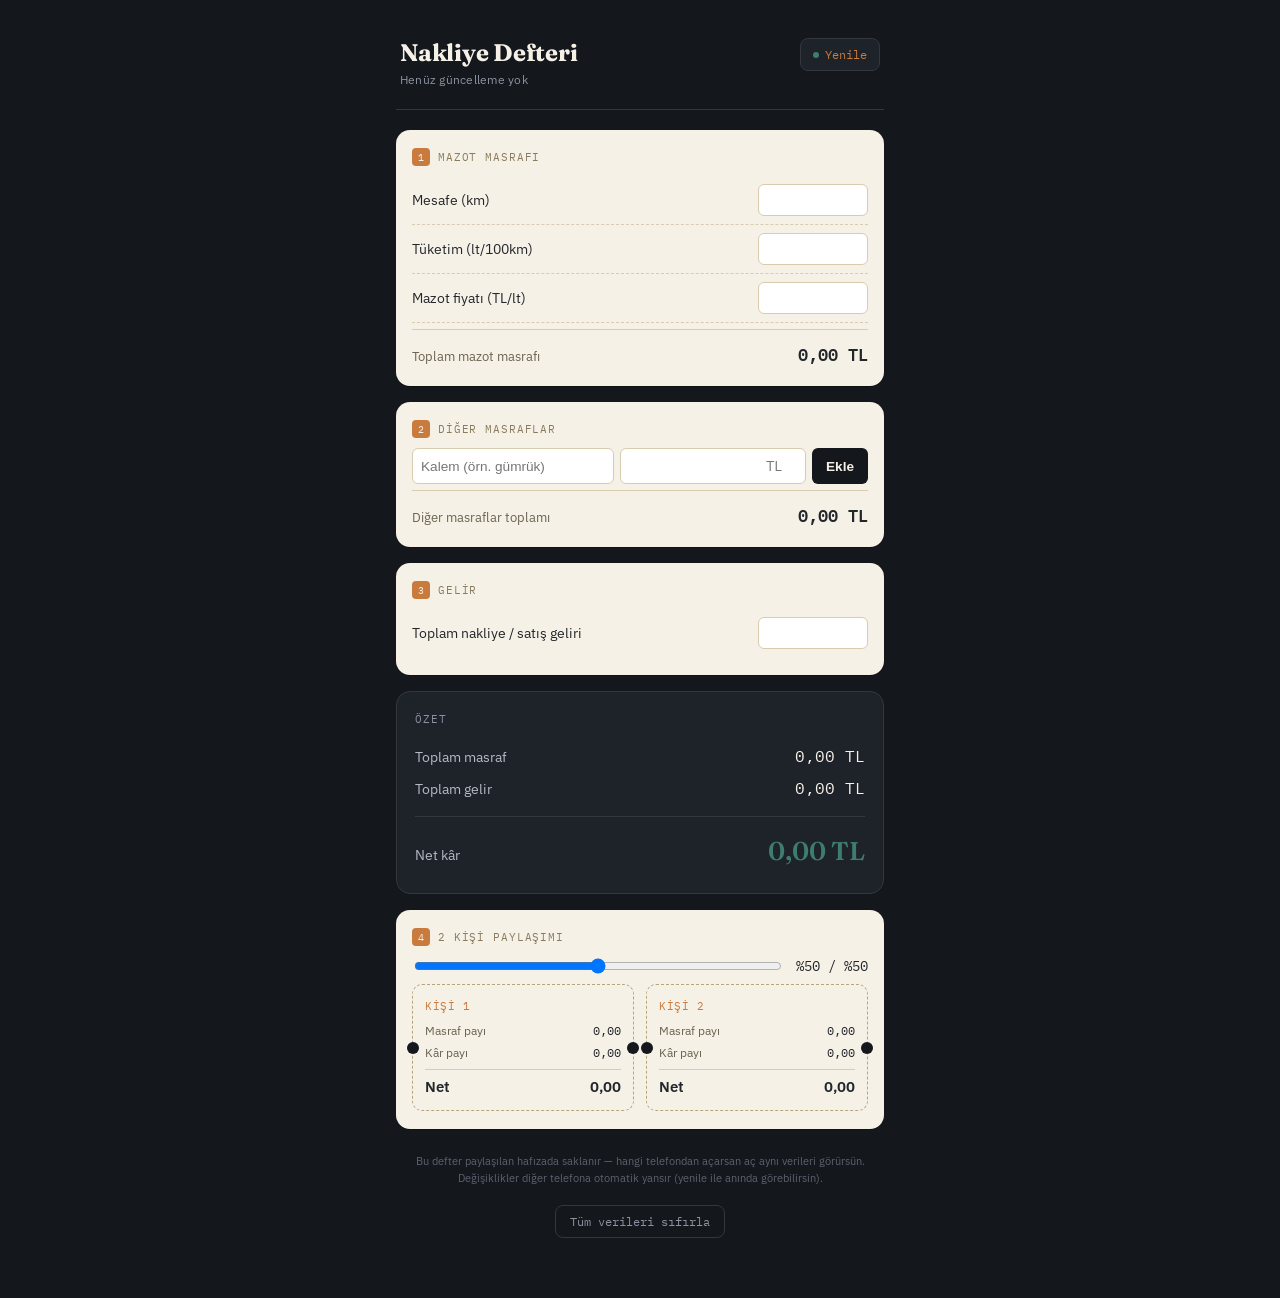
<file: index.html>
<!DOCTYPE html>
<html lang="tr">
<head>
<meta charset="UTF-8">
<meta name="viewport" content="width=device-width, initial-scale=1.0, maximum-scale=1.0">
<title>Nakliye Ortak Hesap Defteri</title>
<link rel="preconnect" href="https://fonts.googleapis.com">
<link href="https://fonts.googleapis.com/css2?family=Fraunces:opsz,wght@9..144,400;9..144,600;9..144,700&family=IBM+Plex+Mono:wght@400;500;600&family=IBM+Plex+Sans:wght@400;500;600&display=swap" rel="stylesheet">
<style>
  :root{
    --ink:#23262B;
    --paper:#F6F1E7;
    --paper-dim:#EDE5D3;
    --asphalt:#14171C;
    --asphalt-soft:#1E2229;
    --amber:#C97A3D;
    --teal:#3E7C6F;
    --rust:#A8452F;
    --line:#D8CBB0;
    --line-dark:#33373E;
  }
  *{box-sizing:border-box;}
  body{
    margin:0;
    background:var(--asphalt);
    color:var(--paper);
    font-family:'IBM Plex Sans',sans-serif;
    -webkit-font-smoothing:antialiased;
  }
  .wrap{
    max-width:520px;
    margin:0 auto;
    padding:20px 16px 60px;
  }
  .hdr{
    display:flex;
    align-items:flex-start;
    justify-content:space-between;
    padding:18px 4px 22px;
    border-bottom:1px solid var(--line-dark);
    margin-bottom:20px;
  }
  .hdr h1{
    font-family:'Fraunces',serif;
    font-weight:700;
    font-size:1.5rem;
    letter-spacing:-0.01em;
    margin:0 0 4px;
    color:var(--paper);
  }
  .hdr .sub{
    font-size:0.78rem;
    color:#8B93A0;
    letter-spacing:0.02em;
  }
  .sync-btn{
    background:var(--asphalt-soft);
    border:1px solid var(--line-dark);
    color:var(--amber);
    border-radius:8px;
    padding:8px 12px;
    font-family:'IBM Plex Mono',monospace;
    font-size:0.72rem;
    cursor:pointer;
    display:flex;
    align-items:center;
    gap:6px;
    white-space:nowrap;
  }
  .sync-btn:active{ transform:scale(0.97); }
  .sync-dot{
    width:6px;height:6px;border-radius:50%;
    background:var(--teal);
  }
  .card{
    background:var(--paper);
    color:var(--ink);
    border-radius:14px;
    padding:18px 16px;
    margin-bottom:16px;
    box-shadow:0 1px 0 rgba(0,0,0,0.2);
  }
  .card-label{
    font-family:'IBM Plex Mono',monospace;
    font-size:0.68rem;
    letter-spacing:0.08em;
    text-transform:uppercase;
    color:#8A7B5E;
    margin-bottom:10px;
    display:flex;
    align-items:center;
    gap:8px;
  }
  .card-label .num{
    background:var(--amber);
    color:var(--paper);
    width:18px;height:18px;
    border-radius:4px;
    display:inline-flex;
    align-items:center;
    justify-content:center;
    font-size:0.65rem;
  }
  .field-row{
    display:flex;
    justify-content:space-between;
    align-items:center;
    padding:8px 0;
    border-bottom:1px dashed var(--line);
    gap:10px;
  }
  .field-row:last-child{border-bottom:none;}
  .field-row label{
    font-size:0.86rem;
    color:var(--ink);
  }
  .field-row input[type=number], .field-row input[type=text]{
    width:110px;
    text-align:right;
    border:1px solid var(--line);
    background:#fff;
    border-radius:6px;
    padding:6px 8px;
    font-family:'IBM Plex Mono',monospace;
    font-size:0.88rem;
    color:var(--ink);
  }
  .field-row input:focus{ outline:2px solid var(--amber); outline-offset:1px; }
  .computed{
    display:flex;
    justify-content:space-between;
    align-items:baseline;
    padding-top:10px;
    margin-top:6px;
    border-top:1px solid var(--line);
  }
  .computed .k{ font-size:0.82rem; color:#6B6250; }
  .computed .v{ font-family:'IBM Plex Mono',monospace; font-weight:600; font-size:1.05rem; }
  .expense-row{
    display:flex; justify-content:space-between; align-items:center;
    padding:7px 0; border-bottom:1px dashed var(--line);
  }
  .expense-row .name{ font-size:0.85rem; }
  .expense-row .amt{ font-family:'IBM Plex Mono',monospace; font-size:0.85rem; display:flex; align-items:center; gap:8px; }
  .del{
    background:none; border:none; color:var(--rust); font-size:0.95rem; cursor:pointer; padding:2px 4px;
  }
  .add-form{ display:flex; gap:6px; margin-top:10px; }
  .add-form input[type=text]{ flex:2; border:1px solid var(--line); border-radius:6px; padding:8px; font-size:0.85rem; background:#fff; color:var(--ink);}
  .add-form input[type=number]{ flex:1; border:1px solid var(--line); border-radius:6px; padding:8px; font-family:'IBM Plex Mono',monospace; font-size:0.85rem; background:#fff; color:var(--ink); text-align:right;}
  .add-btn{
    background:var(--asphalt); color:var(--paper); border:none; border-radius:6px;
    padding:8px 14px; font-size:0.85rem; cursor:pointer; font-weight:600;
  }
  .summary-card{
    background:var(--asphalt-soft);
    border:1px solid var(--line-dark);
    border-radius:14px;
    padding:20px 18px;
    margin-bottom:16px;
  }
  .summary-title{
    font-family:'IBM Plex Mono',monospace; font-size:0.68rem; letter-spacing:0.08em;
    text-transform:uppercase; color:#8B93A0; margin-bottom:14px;
  }
  .big-row{ display:flex; justify-content:space-between; align-items:baseline; padding:6px 0; }
  .big-row .k{ font-size:0.85rem; color:#B5BAC4; }
  .big-row .v{ font-family:'IBM Plex Mono',monospace; font-size:1rem; color:var(--paper); }
  .profit-row .v{ font-size:1.6rem; font-weight:600; font-family:'Fraunces',serif; }
  .profit-row.pos .v{ color:var(--teal); }
  .profit-row.neg .v{ color:var(--rust); }
  .divider{ height:1px; background:var(--line-dark); margin:12px 0; }
  .stubs{
    display:flex; gap:12px; margin-top:8px;
  }
  .stub{
    flex:1;
    background:var(--paper);
    color:var(--ink);
    border-radius:10px;
    padding:14px 12px;
    position:relative;
    border:1px dashed #B7A57B;
  }
  .stub::before{
    content:"";
    position:absolute; top:50%; left:-6px;
    width:12px; height:12px; border-radius:50%;
    background:var(--asphalt); transform:translateY(-50%);
  }
  .stub::after{
    content:"";
    position:absolute; top:50%; right:-6px;
    width:12px; height:12px; border-radius:50%;
    background:var(--asphalt); transform:translateY(-50%);
  }
  .stub .who{
    font-family:'IBM Plex Mono',monospace; font-size:0.7rem; text-transform:uppercase;
    letter-spacing:0.06em; color:var(--amber); margin-bottom:6px;
  }
  .stub .who input{
    border:none; background:transparent; font-family:'IBM Plex Mono',monospace;
    font-size:0.7rem; text-transform:uppercase; letter-spacing:0.06em; color:var(--amber);
    width:100%; padding:0;
  }
  .stub .line{ display:flex; justify-content:space-between; font-size:0.78rem; padding:3px 0; color:#6B6250;}
  .stub .line .v{ font-family:'IBM Plex Mono',monospace; color:var(--ink); }
  .stub .net{ margin-top:6px; padding-top:6px; border-top:1px solid var(--line); font-weight:600; font-size:0.95rem; display:flex; justify-content:space-between;}
  .split-input{
    display:flex; align-items:center; gap:10px; margin-top:10px;
  }
  .split-input input[type=range]{ flex:1; }
  .split-input .pct{ font-family:'IBM Plex Mono',monospace; font-size:0.85rem; width:74px; text-align:right; }
  .footer-note{
    text-align:center; font-size:0.7rem; color:#5B6270; margin-top:24px; line-height:1.5;
  }
  .reset-btn{
    display:block; margin:18px auto 0; background:none; border:1px solid var(--line-dark);
    color:#8B93A0; font-size:0.72rem; padding:8px 14px; border-radius:8px; cursor:pointer;
    font-family:'IBM Plex Mono',monospace;
  }
</style>
</head>
<body>
<div class="wrap">
  <div class="hdr">
    <div>
      <h1>Nakliye Defteri</h1>
      <div class="sub" id="lastUpdated">Yükleniyor…</div>
    </div>
    <button class="sync-btn" id="refreshBtn"><span class="sync-dot"></span>Yenile</button>
  </div>

  <div class="card">
    <div class="card-label"><span class="num">1</span>Mazot Masrafı</div>
    <div class="field-row">
      <label>Mesafe (km)</label>
      <input type="number" id="distance" min="0" step="1">
    </div>
    <div class="field-row">
      <label>Tüketim (lt/100km)</label>
      <input type="number" id="consumption" min="0" step="0.1">
    </div>
    <div class="field-row">
      <label>Mazot fiyatı (TL/lt)</label>
      <input type="number" id="fuelPrice" min="0" step="0.01">
    </div>
    <div class="computed">
      <span class="k">Toplam mazot masrafı</span>
      <span class="v" id="fuelCost">0,00 TL</span>
    </div>
  </div>

  <div class="card">
    <div class="card-label"><span class="num">2</span>Diğer Masraflar</div>
    <div id="expenseList"></div>
    <div class="add-form">
      <input type="text" id="newExpName" placeholder="Kalem (örn. gümrük)">
      <input type="number" id="newExpAmt" placeholder="TL">
      <button class="add-btn" id="addExpBtn">Ekle</button>
    </div>
    <div class="computed">
      <span class="k">Diğer masraflar toplamı</span>
      <span class="v" id="otherCost">0,00 TL</span>
    </div>
  </div>

  <div class="card">
    <div class="card-label"><span class="num">3</span>Gelir</div>
    <div class="field-row">
      <label>Toplam nakliye / satış geliri</label>
      <input type="number" id="revenue" min="0" step="1">
    </div>
  </div>

  <div class="summary-card">
    <div class="summary-title">Özet</div>
    <div class="big-row"><span class="k">Toplam masraf</span><span class="v" id="totalCost">0,00 TL</span></div>
    <div class="big-row"><span class="k">Toplam gelir</span><span class="v" id="totalRevenue">0,00 TL</span></div>
    <div class="divider"></div>
    <div class="big-row profit-row" id="profitRow"><span class="k">Net kâr</span><span class="v" id="netProfit">0,00 TL</span></div>
  </div>

  <div class="card">
    <div class="card-label"><span class="num">4</span>2 Kişi Paylaşımı</div>
    <div class="split-input">
      <input type="range" id="splitRange" min="0" max="100" step="5">
      <span class="pct" id="splitLabel">%50 / %50</span>
    </div>
    <div class="stubs">
      <div class="stub">
        <div class="who"><input type="text" id="name1" placeholder="Kişi 1" maxlength="16"></div>
        <div class="line"><span>Masraf payı</span><span class="v" id="p1cost">0,00</span></div>
        <div class="line"><span>Kâr payı</span><span class="v" id="p1profit">0,00</span></div>
        <div class="net"><span>Net</span><span id="p1net">0,00</span></div>
      </div>
      <div class="stub">
        <div class="who"><input type="text" id="name2" placeholder="Kişi 2" maxlength="16"></div>
        <div class="line"><span>Masraf payı</span><span class="v" id="p2cost">0,00</span></div>
        <div class="line"><span>Kâr payı</span><span class="v" id="p2profit">0,00</span></div>
        <div class="net"><span>Net</span><span id="p2net">0,00</span></div>
      </div>
    </div>
  </div>

  <div class="footer-note">
    Bu defter paylaşılan hafızada saklanır — hangi telefondan açarsan aç aynı verileri görürsün.<br>
    Değişiklikler diğer telefona otomatik yansır (yenile ile anında görebilirsin).
  </div>
  <button class="reset-btn" id="resetBtn">Tüm verileri sıfırla</button>
</div>

<script>
const KEY = 'nakliye-defteri-v1';
let state = null;
let dirty = false;
let saveTimer = null;

const defaultState = {
  distance: 0, consumption: 0, fuelPrice: 0,
  expenses: [], revenue: 0,
  split1: 50,
  name1: 'Kişi 1', name2: 'Kişi 2',
  updatedAt: null
};

function fmt(n){
  n = Number(n)||0;
  return n.toLocaleString('tr-TR',{minimumFractionDigits:2, maximumFractionDigits:2}) + ' TL';
}
function fmtPlain(n){
  n = Number(n)||0;
  return n.toLocaleString('tr-TR',{minimumFractionDigits:2, maximumFractionDigits:2});
}

async function loadState(){
  try{
    const res = await window.storage.get(KEY, true);
    state = res && res.value ? JSON.parse(res.value) : {...defaultState};
  }catch(e){
    state = {...defaultState};
  }
  render();
}

async function saveState(){
  state.updatedAt = Date.now();
  try{
    await window.storage.set(KEY, JSON.stringify(state), true);
  }catch(e){
    console.error('Kaydetme hatası', e);
  }
  updateTimestamp();
}

function scheduleSave(){
  clearTimeout(saveTimer);
  saveTimer = setTimeout(saveState, 400);
}

function updateTimestamp(){
  const el = document.getElementById('lastUpdated');
  if(!state.updatedAt){ el.textContent = 'Henüz güncelleme yok'; return; }
  const d = new Date(state.updatedAt);
  el.textContent = 'Son güncelleme: ' + d.toLocaleString('tr-TR', {hour:'2-digit', minute:'2-digit', day:'2-digit', month:'2-digit'});
}

function computeTotals(){
  const fuelCost = (Number(state.distance)||0)/100 * (Number(state.consumption)||0) * (Number(state.fuelPrice)||0);
  const otherCost = state.expenses.reduce((s,e)=>s+(Number(e.amount)||0),0);
  const totalCost = fuelCost + otherCost;
  const revenue = Number(state.revenue)||0;
  const netProfit = revenue - totalCost;
  return {fuelCost, otherCost, totalCost, revenue, netProfit};
}

function render(){
  document.getElementById('distance').value = state.distance || '';
  document.getElementById('consumption').value = state.consumption || '';
  document.getElementById('fuelPrice').value = state.fuelPrice || '';
  document.getElementById('revenue').value = state.revenue || '';
  document.getElementById('name1').value = state.name1;
  document.getElementById('name2').value = state.name2;
  document.getElementById('splitRange').value = state.split1;

  const listEl = document.getElementById('expenseList');
  listEl.innerHTML = '';
  state.expenses.forEach(exp=>{
    const row = document.createElement('div');
    row.className = 'expense-row';
    row.innerHTML = `<span class="name">${escapeHtml(exp.name)}</span>
      <span class="amt">${fmt(exp.amount)} <button class="del" data-id="${exp.id}">✕</button></span>`;
    listEl.appendChild(row);
  });
  listEl.querySelectorAll('.del').forEach(btn=>{
    btn.addEventListener('click', ()=>{
      state.expenses = state.expenses.filter(e=>e.id !== btn.dataset.id);
      render(); scheduleSave();
    });
  });

  const t = computeTotals();
  document.getElementById('fuelCost').textContent = fmt(t.fuelCost);
  document.getElementById('otherCost').textContent = fmt(t.otherCost);
  document.getElementById('totalCost').textContent = fmt(t.totalCost);
  document.getElementById('totalRevenue').textContent = fmt(t.revenue);
  document.getElementById('netProfit').textContent = fmt(t.netProfit);

  const profitRow = document.getElementById('profitRow');
  profitRow.classList.remove('pos','neg');
  profitRow.classList.add(t.netProfit >= 0 ? 'pos' : 'neg');

  const s1 = Number(state.split1)||0;
  const s2 = 100 - s1;
  document.getElementById('splitLabel').textContent = `%${s1} / %${s2}`;

  const p1cost = t.totalCost * s1/100;
  const p2cost = t.totalCost * s2/100;
  const p1profit = t.netProfit * s1/100;
  const p2profit = t.netProfit * s2/100;

  document.getElementById('p1cost').textContent = fmtPlain(p1cost);
  document.getElementById('p2cost').textContent = fmtPlain(p2cost);
  document.getElementById('p1profit').textContent = fmtPlain(p1profit);
  document.getElementById('p2profit').textContent = fmtPlain(p2profit);
  document.getElementById('p1net').textContent = fmtPlain(p1profit);
  document.getElementById('p2net').textContent = fmtPlain(p2profit);

  updateTimestamp();
}

function escapeHtml(str){
  const d = document.createElement('div');
  d.textContent = str;
  return d.innerHTML;
}

function bindInput(id, field, isText){
  document.getElementById(id).addEventListener('input', (e)=>{
    state[field] = isText ? e.target.value : e.target.value;
    render();
    scheduleSave();
  });
}

document.addEventListener('DOMContentLoaded', async ()=>{
  await loadState();

  bindInput('distance','distance');
  bindInput('consumption','consumption');
  bindInput('fuelPrice','fuelPrice');
  bindInput('revenue','revenue');
  bindInput('name1','name1', true);
  bindInput('name2','name2', true);

  document.getElementById('splitRange').addEventListener('input', (e)=>{
    state.split1 = Number(e.target.value);
    render(); scheduleSave();
  });

  document.getElementById('addExpBtn').addEventListener('click', ()=>{
    const nameEl = document.getElementById('newExpName');
    const amtEl = document.getElementById('newExpAmt');
    const name = nameEl.value.trim();
    const amt = Number(amtEl.value);
    if(!name || !amt) return;
    state.expenses.push({id: Date.now().toString(36)+Math.random().toString(36).slice(2,6), name, amount: amt});
    nameEl.value=''; amtEl.value='';
    render(); scheduleSave();
  });

  document.getElementById('refreshBtn').addEventListener('click', loadState);

  document.getElementById('resetBtn').addEventListener('click', async ()=>{
    if(!confirm('Tüm veriler silinecek ve her iki telefonda da sıfırlanacak. Onaylıyor musun?')) return;
    state = {...defaultState};
    render();
    await saveState();
  });

  setInterval(loadState, 8000);
});
</script>
</body>
</html>
</file>
